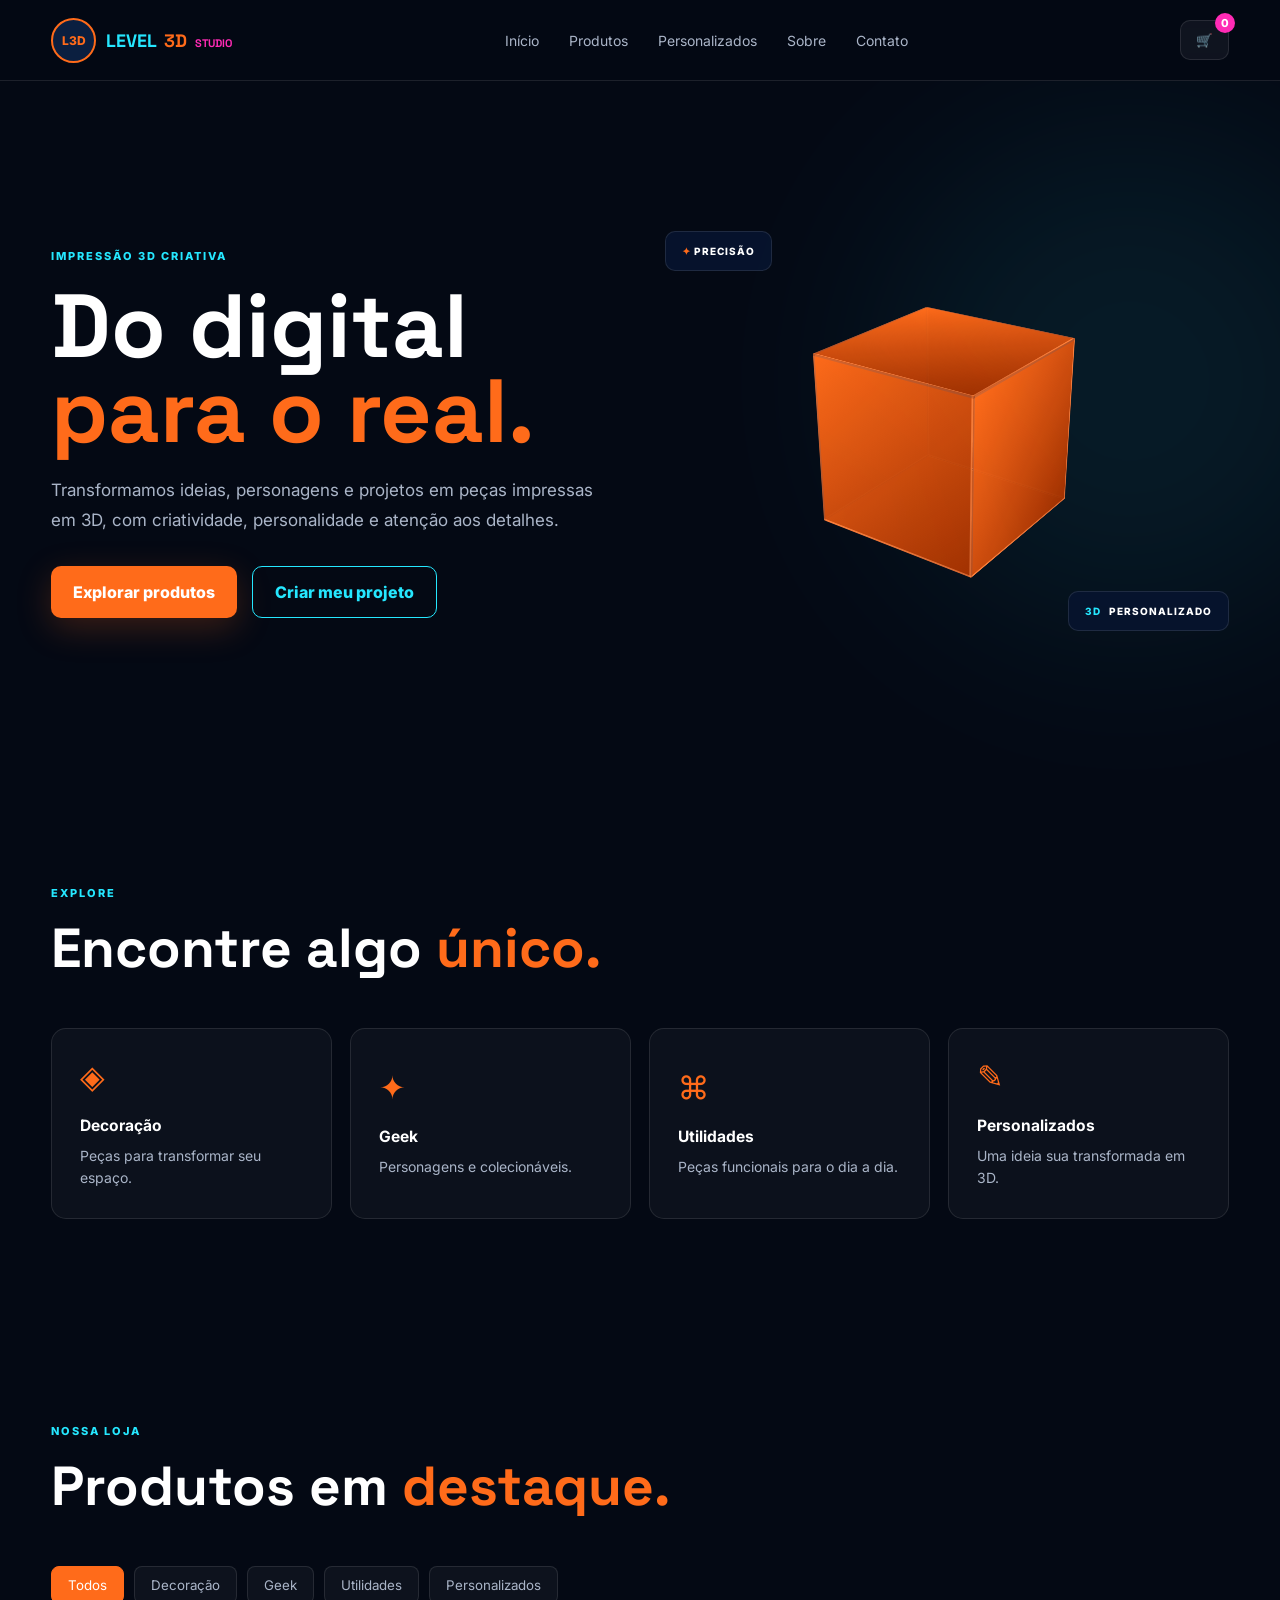
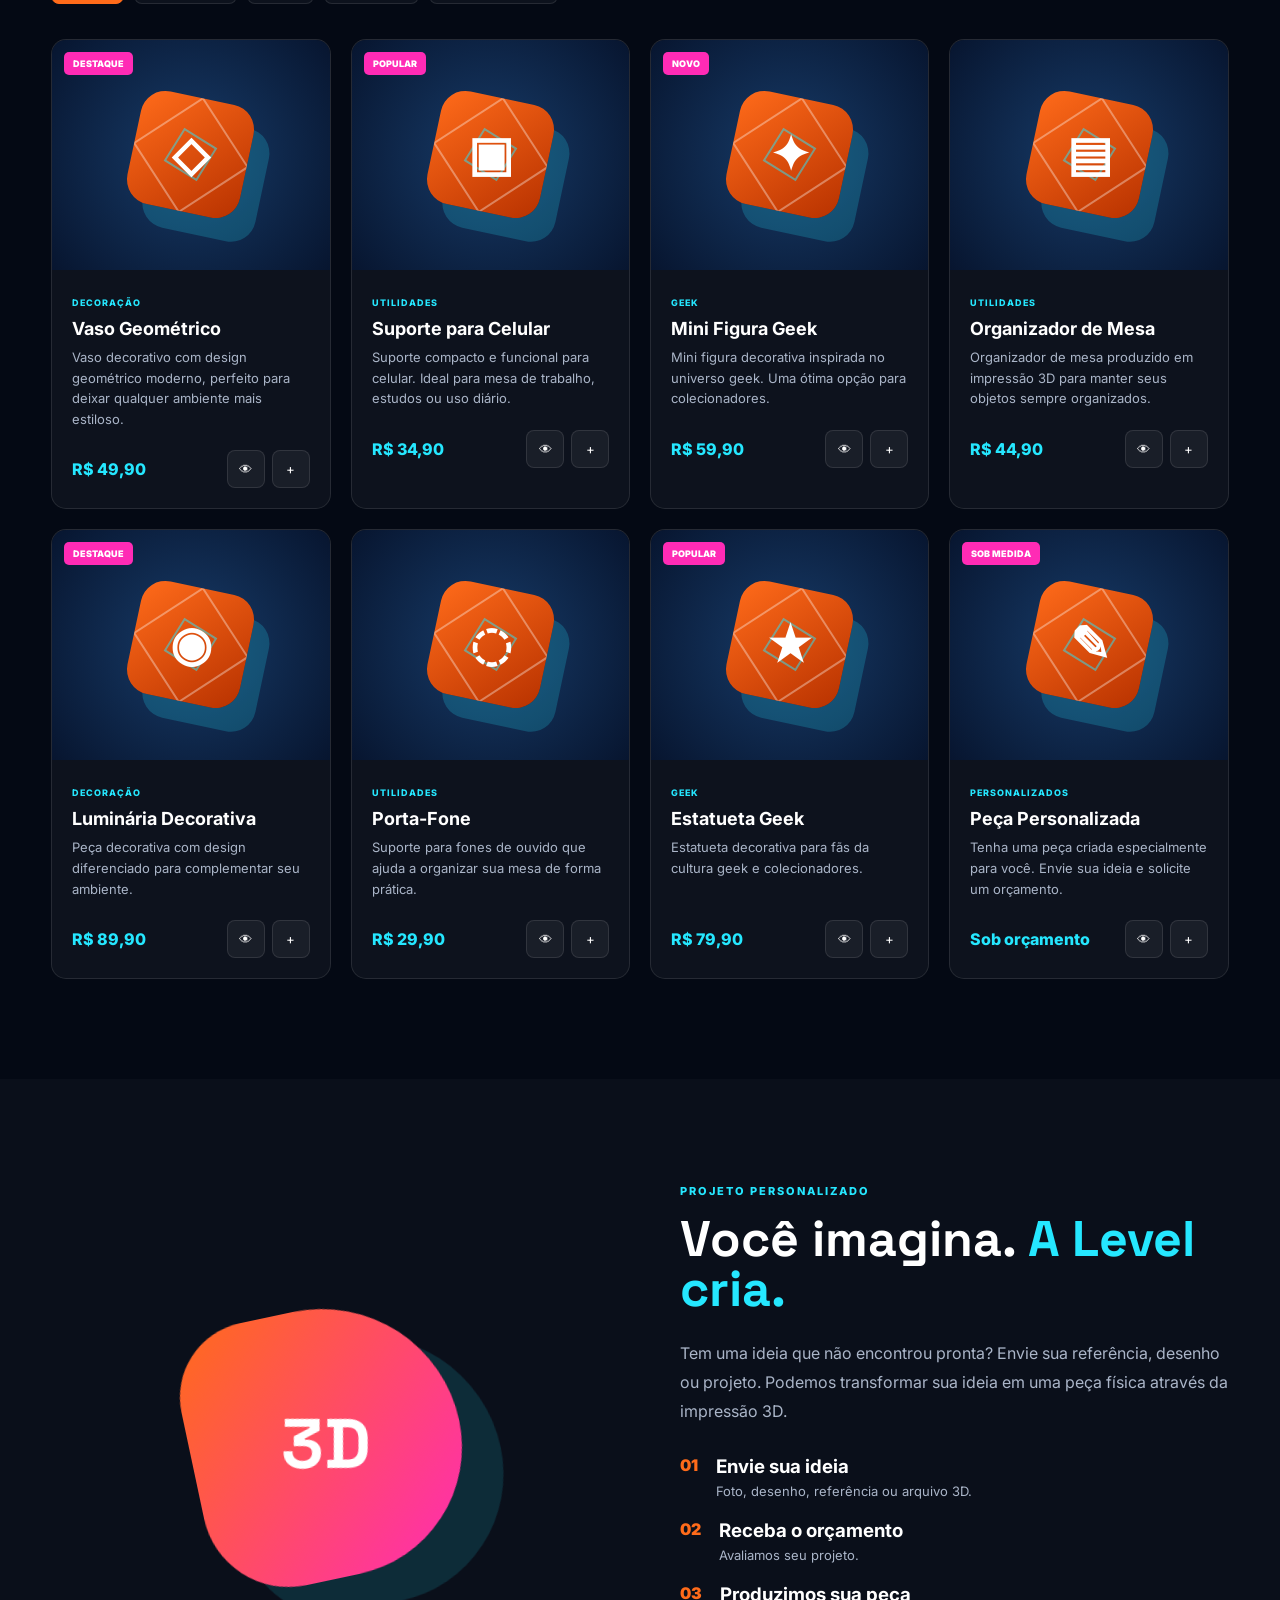
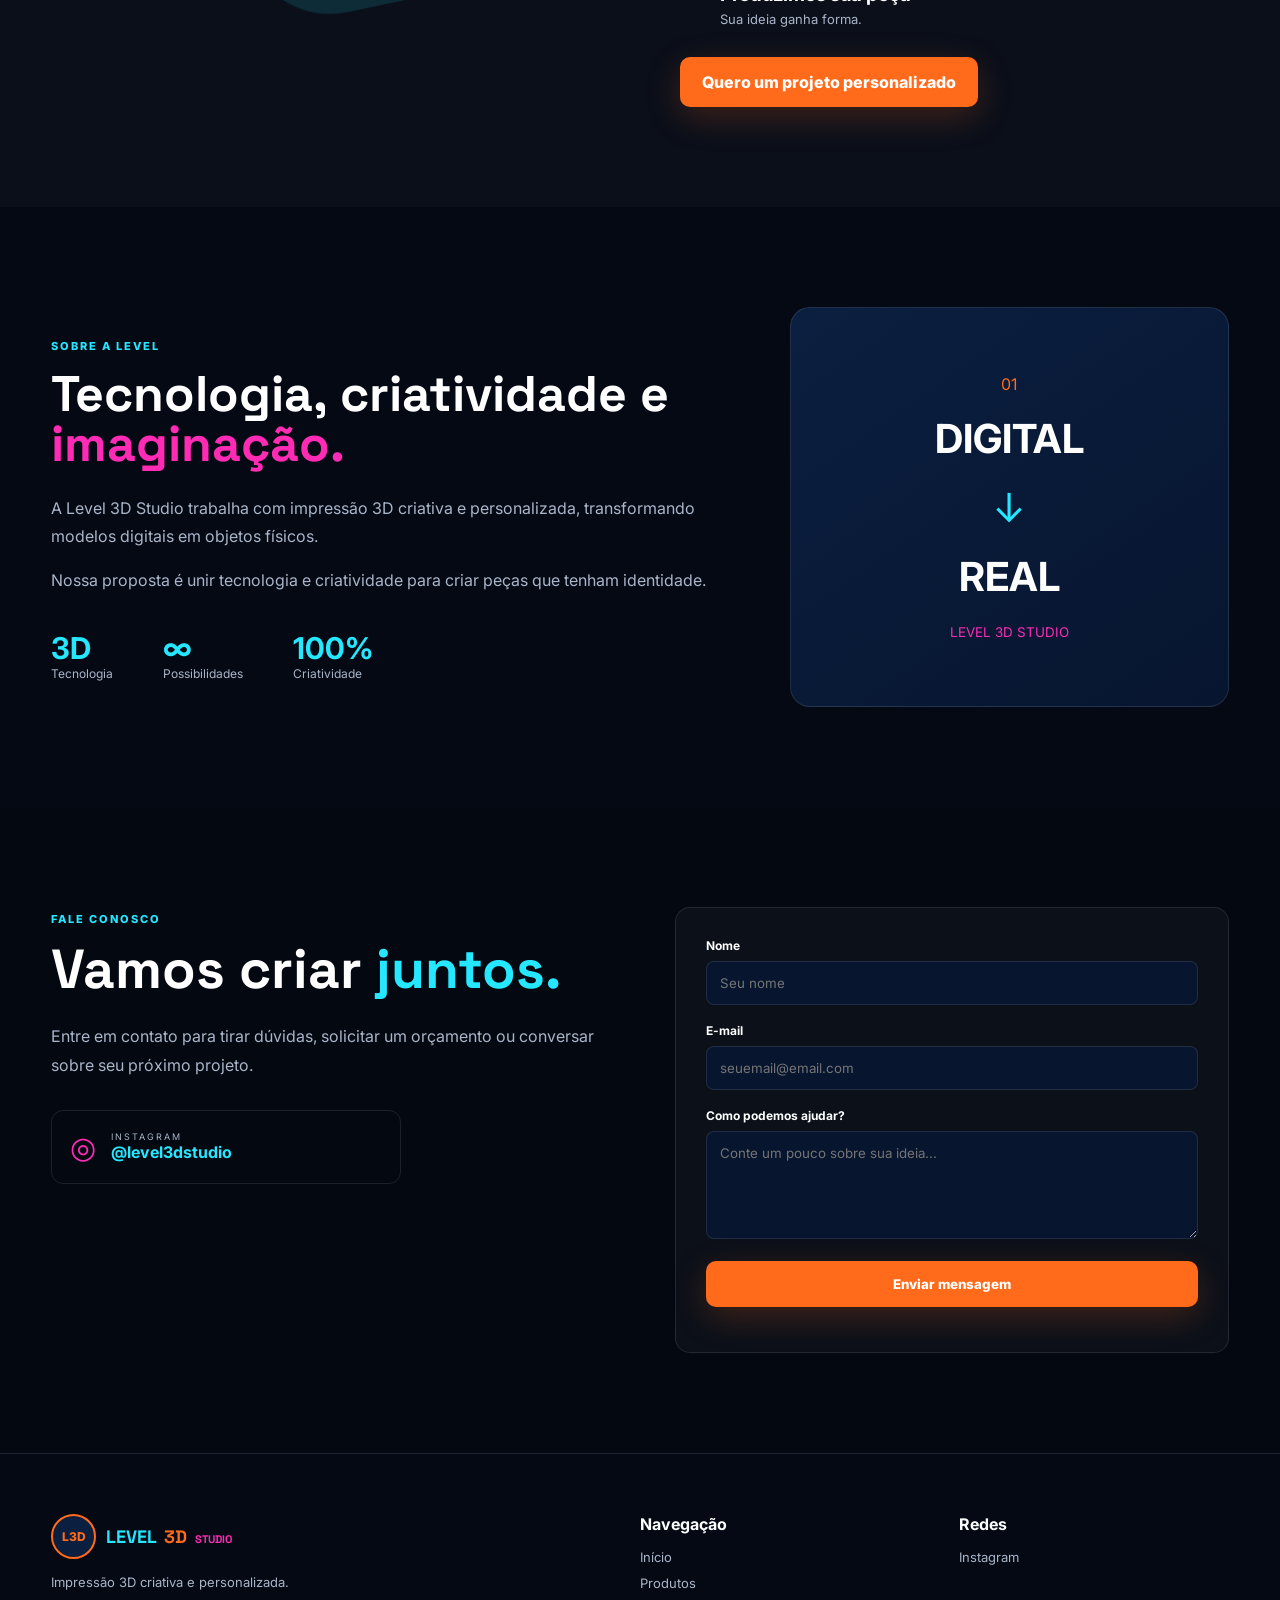
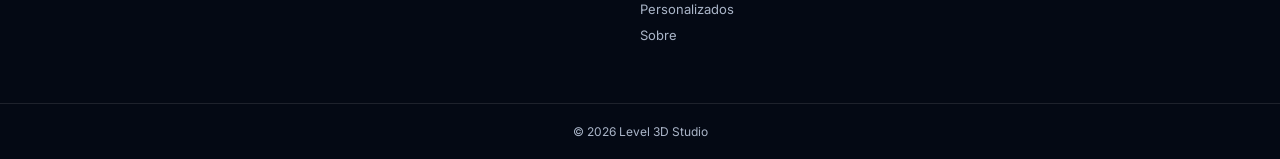
<file: index.html>
<!DOCTYPE html>
<html lang="pt-BR">

<head>

    <meta charset="UTF-8">

    <meta
        name="viewport"
        content="width=device-width, initial-scale=1.0"
    >

    <meta
        name="description"
        content="Level 3D Studio - Impressão 3D criativa e personalizada."
    >

    <title>Level 3D Studio | Impressão 3D</title>

    <link rel="preconnect" href="https://fonts.googleapis.com">

    <link
        href="https://fonts.googleapis.com/css2?family=Inter:wght@400;500;600;700;800&family=Space+Grotesk:wght@500;600;700&display=swap"
        rel="stylesheet"
    >

    <link rel="stylesheet" href="style.css">

</head>


<body>


<header class="header">

    <div class="container nav">

        <a href="#inicio" class="logo">

            <div class="logo-symbol">
                L3D
            </div>

            <div class="logo-name">

                <span class="level">
                    LEVEL
                </span>

                <span class="three-d">
                    3D
                </span>

                <span class="studio">
                    STUDIO
                </span>

            </div>

        </a>


        <nav class="menu" id="menu">

            <a href="#inicio">
                Início
            </a>

            <a href="#produtos">
                Produtos
            </a>

            <a href="#personalizados">
                Personalizados
            </a>

            <a href="#sobre">
                Sobre
            </a>

            <a href="#contato">
                Contato
            </a>

        </nav>


        <div class="nav-actions">

            <button
                class="cart-button"
                id="openCart"
                type="button"
            >

                🛒

                <span id="cartCount">
                    0
                </span>

            </button>


            <button
                class="menu-button"
                id="menuButton"
                type="button"
            >
                ☰
            </button>

        </div>

    </div>

</header>


<main>

<section
    class="hero"
    id="inicio"
>

    <div class="container hero-content">


        <div class="hero-text">

            <span class="tag">
                IMPRESSÃO 3D CRIATIVA
            </span>


            <h1>

                Do digital

                <span>
                    para o real.
                </span>

            </h1>


            <p>

                Transformamos ideias, personagens e projetos
                em peças impressas em 3D, com criatividade,
                personalidade e atenção aos detalhes.

            </p>


            <div class="hero-buttons">

                <a
                    href="#produtos"
                    class="btn btn-primary"
                >
                    Explorar produtos
                </a>


                <a
                    href="#personalizados"
                    class="btn btn-outline"
                >
                    Criar meu projeto
                </a>

            </div>

        </div>



        <div class="hero-visual">

            <div class="floating-card card-one">

                <span>
                    ✦
                </span>

                PRECISÃO

            </div>


            <div class="model-3d">

                <div class="cube">

                    <div class="face front"></div>
                    <div class="face back"></div>
                    <div class="face right"></div>
                    <div class="face left"></div>
                    <div class="face top"></div>
                    <div class="face bottom"></div>

                </div>

            </div>


            <div class="floating-card card-two">

                <span>
                    3D
                </span>

                PERSONALIZADO

            </div>

        </div>

    </div>

</section>


<section class="categories section">

    <div class="container">

        <div class="section-heading">

            <span class="tag">
                EXPLORE
            </span>

            <h2>

                Encontre algo

                <span>
                    único.
                </span>

            </h2>

        </div>


        <div class="category-grid">


            <button
                class="category-card"
                data-category="Decoracao"
                type="button"
            >

                <div class="category-icon">
                    ◈
                </div>

                <h3>
                    Decoração
                </h3>

                <p>
                    Peças para transformar seu espaço.
                </p>

            </button>



            <button
                class="category-card"
                data-category="Geek"
                type="button"
            >

                <div class="category-icon">
                    ✦
                </div>

                <h3>
                    Geek
                </h3>

                <p>
                    Personagens e colecionáveis.
                </p>

            </button>



            <button
                class="category-card"
                data-category="Utilidades"
                type="button"
            >

                <div class="category-icon">
                    ⌘
                </div>

                <h3>
                    Utilidades
                </h3>

                <p>
                    Peças funcionais para o dia a dia.
                </p>

            </button>



            <button
                class="category-card"
                data-category="Personalizados"
                type="button"
            >

                <div class="category-icon">
                    ✎
                </div>

                <h3>
                    Personalizados
                </h3>

                <p>
                    Uma ideia sua transformada em 3D.
                </p>

            </button>

        </div>

    </div>

</section>

<section
    class="products section"
    id="produtos"
>

    <div class="container">

        <div class="section-heading">

            <span class="tag">
                NOSSA LOJA
            </span>

            <h2>

                Produtos em

                <span>
                    destaque.
                </span>

            </h2>

        </div>


        <div class="filter-buttons">

            <button
                class="filter active"
                data-filter="Todos"
                type="button"
            >
                Todos
            </button>

            <button
                class="filter"
                data-filter="Decoracao"
                type="button"
            >
                Decoração
            </button>

            <button
                class="filter"
                data-filter="Geek"
                type="button"
            >
                Geek
            </button>

            <button
                class="filter"
                data-filter="Utilidades"
                type="button"
            >
                Utilidades
            </button>

            <button
                class="filter"
                data-filter="Personalizados"
                type="button"
            >
                Personalizados
            </button>

        </div>


        <div
            class="products-grid"
            id="productsGrid"
        ></div>

    </div>

</section>


<section
    class="custom-section section"
    id="personalizados"
>

    <div class="container custom-container">


        <div class="custom-visual">

            <div class="custom-shape">

                <span>
                    3D
                </span>

            </div>

        </div>


        <div class="custom-content">

            <span class="tag">
                PROJETO PERSONALIZADO
            </span>


            <h2>

                Você imagina.

                <span>
                    A Level cria.
                </span>

            </h2>


            <p>

                Tem uma ideia que não encontrou pronta?
                Envie sua referência, desenho ou projeto.
                Podemos transformar sua ideia em uma peça física
                através da impressão 3D.

            </p>


            <div class="steps">


                <div class="step">

                    <div class="step-number">
                        01
                    </div>

                    <div>

                        <h3>
                            Envie sua ideia
                        </h3>

                        <p>
                            Foto, desenho, referência ou arquivo 3D.
                        </p>

                    </div>

                </div>



                <div class="step">

                    <div class="step-number">
                        02
                    </div>

                    <div>

                        <h3>
                            Receba o orçamento
                        </h3>

                        <p>
                            Avaliamos seu projeto.
                        </p>

                    </div>

                </div>



                <div class="step">

                    <div class="step-number">
                        03
                    </div>

                    <div>

                        <h3>
                            Produzimos sua peça
                        </h3>

                        <p>
                            Sua ideia ganha forma.
                        </p>

                    </div>

                </div>

            </div>


            <a
                href="#contato"
                class="btn btn-primary"
            >
                Quero um projeto personalizado
            </a>

        </div>

    </div>

</section>


<section
    class="about section"
    id="sobre"
>

    <div class="container about-grid">


        <div class="about-text">

            <span class="tag">
                SOBRE A LEVEL
            </span>


            <h2>

                Tecnologia,
                criatividade e

                <span>
                    imaginação.
                </span>

            </h2>


            <p>

                A Level 3D Studio trabalha com impressão 3D
                criativa e personalizada, transformando modelos
                digitais em objetos físicos.

            </p>


            <p>

                Nossa proposta é unir tecnologia e criatividade
                para criar peças que tenham identidade.

            </p>


            <div class="stats">

                <div>

                    <strong>
                        3D
                    </strong>

                    <span>
                        Tecnologia
                    </span>

                </div>


                <div>

                    <strong>
                        ∞
                    </strong>

                    <span>
                        Possibilidades
                    </span>

                </div>


                <div>

                    <strong>
                        100%
                    </strong>

                    <span>
                        Criatividade
                    </span>

                </div>

            </div>

        </div>



        <div class="about-card">

            <div class="about-card-inner">

                <span>
                    01
                </span>

                <h3>
                    DIGITAL
                </h3>

                <div class="arrow">
                    ↓
                </div>

                <h3>
                    REAL
                </h3>

                <small>
                    LEVEL 3D STUDIO
                </small>

            </div>

        </div>

    </div>

</section>


<section
    class="contact section"
    id="contato"
>

    <div class="container contact-grid">


        <div class="contact-info">

            <span class="tag">
                FALE CONOSCO
            </span>


            <h2>

                Vamos criar

                <span>
                    juntos.
                </span>

            </h2>


            <p>

                Entre em contato para tirar dúvidas,
                solicitar um orçamento ou conversar sobre
                seu próximo projeto.

            </p>


            <a
                href="https://www.instagram.com/level3dstudio/"
                target="_blank"
                rel="noopener noreferrer"
                class="contact-link"
            >

                <span>
                    ◎
                </span>

                <div>

                    <small>
                        INSTAGRAM
                    </small>

                    <strong>
                        @level3dstudio
                    </strong>

                </div>

            </a>

        </div>



        <form
            class="contact-form"
            id="contactForm"
        >

            <div class="form-group">

                <label for="name">
                    Nome
                </label>

                <input
                    type="text"
                    id="name"
                    placeholder="Seu nome"
                    required
                >

            </div>


            <div class="form-group">

                <label for="email">
                    E-mail
                </label>

                <input
                    type="email"
                    id="email"
                    placeholder="seuemail@email.com"
                    required
                >

            </div>


            <div class="form-group">

                <label for="message">
                    Como podemos ajudar?
                </label>

                <textarea
                    id="message"
                    rows="5"
                    placeholder="Conte um pouco sobre sua ideia..."
                    required
                ></textarea>

            </div>


            <button
                type="submit"
                class="btn btn-primary btn-full"
            >
                Enviar mensagem
            </button>


            <p
                id="formMessage"
                class="form-message"
            ></p>

        </form>

    </div>

</section>

</main>



<!-- =========================================
     FOOTER
========================================= -->

<footer class="footer">

    <div class="container footer-grid">

        <div>

            <div class="logo">

                <div class="logo-symbol">
                    L3D
                </div>

                <div class="logo-name">

                    <span class="level">
                        LEVEL
                    </span>

                    <span class="three-d">
                        3D
                    </span>

                    <span class="studio">
                        STUDIO
                    </span>

                </div>

            </div>

            <p>
                Impressão 3D criativa e personalizada.
            </p>

        </div>


        <div>

            <h4>
                Navegação
            </h4>

            <a href="#inicio">
                Início
            </a>

            <a href="#produtos">
                Produtos
            </a>

            <a href="#personalizados">
                Personalizados
            </a>

            <a href="#sobre">
                Sobre
            </a>

        </div>


        <div>

            <h4>
                Redes
            </h4>

            <a
                href="https://www.instagram.com/level3dstudio/"
                target="_blank"
                rel="noopener noreferrer"
            >
                Instagram
            </a>

        </div>

    </div>


    <div class="footer-bottom">

        © 2026 Level 3D Studio

    </div>

</footer>



<!-- =========================================
     CARRINHO
========================================= -->

<div
    class="cart-overlay"
    id="cartOverlay"
></div>


<aside
    class="cart-sidebar"
    id="cartSidebar"
>

    <div class="cart-header">

        <div>

            <span class="tag">
                SEU PEDIDO
            </span>

            <h2>
                Carrinho
            </h2>

        </div>


        <button
            id="closeCart"
            class="close-cart"
            type="button"
        >
            ×
        </button>

    </div>


    <div
        class="cart-items"
        id="cartItems"
    ></div>


    <div class="cart-footer">

        <div class="cart-total">

            <span>
                Total
            </span>

            <strong id="cartTotal">
                R$ 0,00
            </strong>

        </div>


        <button
            class="btn btn-primary btn-full"
            id="checkoutButton"
            type="button"
        >
            Ir para pagamento
        </button>


        <small>
            Você será direcionado para a página de pagamento.
        </small>

    </div>

</aside>



<!-- =========================================
     MODAL DO PRODUTO
========================================= -->

<div
    class="product-modal"
    id="productModal"
>

    <div
        class="modal-background"
        id="modalBackground"
    ></div>


    <div class="modal-content">

        <button
            class="modal-close"
            id="modalClose"
            type="button"
        >
            ×
        </button>


        <div
            class="modal-image"
            id="modalImage"
        >
            3D
        </div>


        <div class="modal-info">

            <span
                class="tag"
                id="modalCategory"
            >
                PRODUTO
            </span>


            <h2 id="modalTitle">
                Produto
            </h2>


            <p id="modalDescription">
                Descrição
            </p>


            <div
                class="modal-price"
                id="modalPrice"
            >
                R$ 0,00
            </div>


            <button
                class="btn btn-primary btn-full"
                id="modalAdd"
                type="button"
            >
                Adicionar ao carrinho
            </button>

        </div>

    </div>

</div>



<script src="script.js"></script>

</body>

</html>
</file>
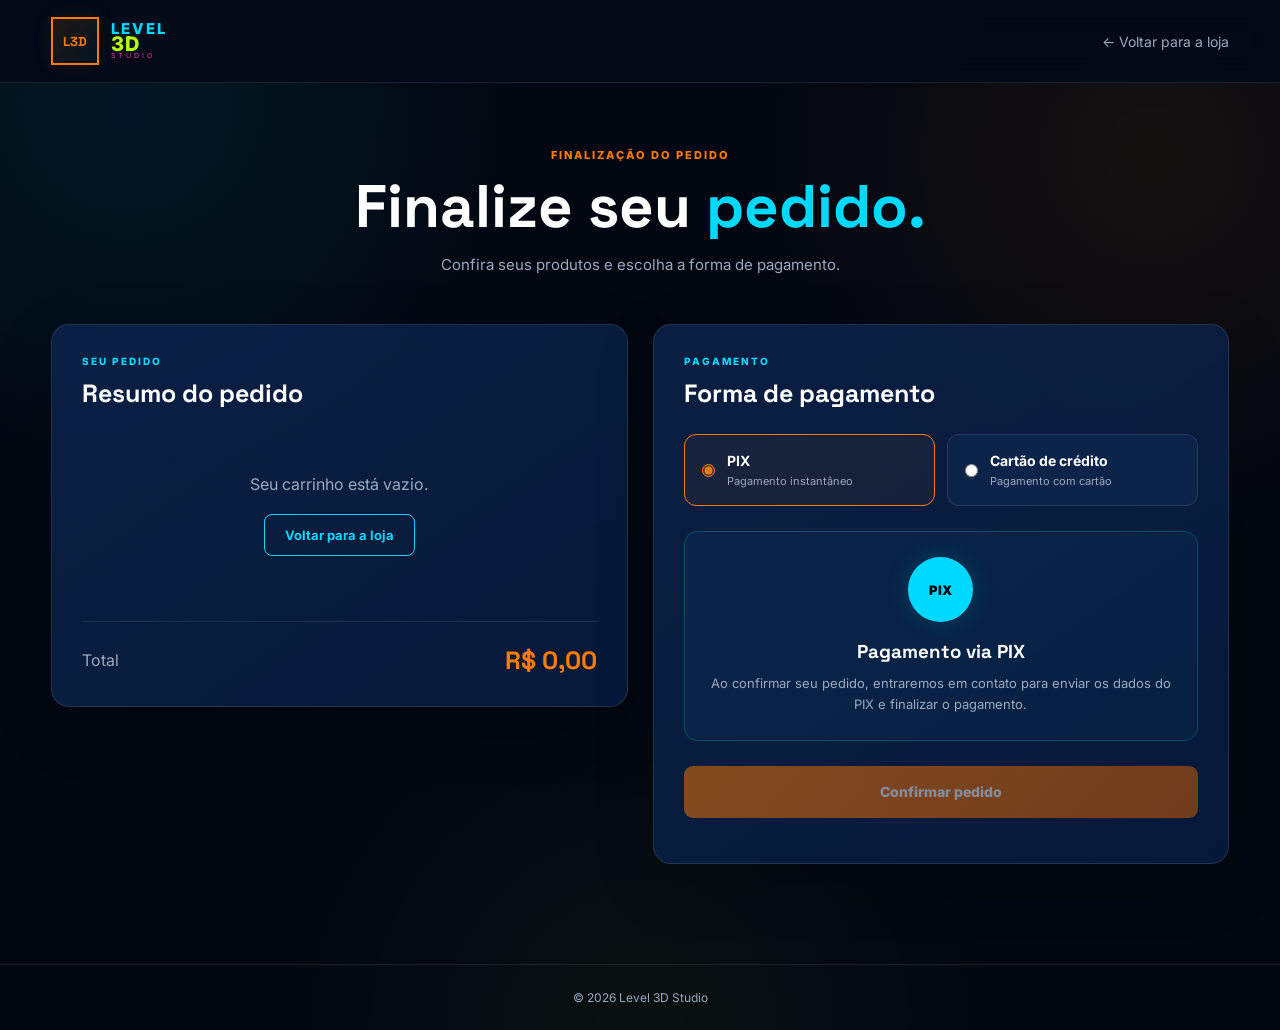
<file: pagamento.html>
<!DOCTYPE html>
<html lang="pt-BR">

<head>

    <meta charset="UTF-8">

    <meta name="viewport" content="width=device-width, initial-scale=1.0">

    <meta
        name="description"
        content="Finalização do pedido - Level 3D Studio"
    >

    <title>Pagamento | Level 3D Studio</title>


    <link rel="preconnect" href="https://fonts.googleapis.com">

    <link
        href="https://fonts.googleapis.com/css2?family=Inter:wght@400;500;600;700;800&family=Space+Grotesk:wght@500;600;700&display=swap"
        rel="stylesheet"
    >

    <style>

        * {
            margin: 0;
            padding: 0;
            box-sizing: border-box;
        }

        :root {

            --navy: #071A3D;
            --navy-dark: #030A18;
            --navy-deep: #020711;
            --navy-light: #0D2855;

            --orange: #FF7A00;
            --orange-light: #FF9A3D;
            --orange-dark: #D95F00;

            --cyan: #00D9FF;
            --cyan-dark: #00AFCF;

            --lime: #B7FF00;
            --lime-dark: #8FC900;

            --magenta: #FF2DA6;
            --magenta-dark: #D91B87;

            --white: #FFFFFF;
            --text: #EAF2FF;
            --text-secondary: #9BAAC0;
            --text-muted: #687991;

            --card: #091B3A;
            --card-light: #0D244A;

            --border: rgba(255,255,255,0.10);

        }

        body {

            font-family: "Inter", sans-serif;

            background:

                radial-gradient(
                    circle at 10% 10%,
                    rgba(0,217,255,0.08),
                    transparent 28%
                ),

                radial-gradient(
                    circle at 90% 15%,
                    rgba(255,122,0,0.08),
                    transparent 28%
                ),

                radial-gradient(
                    circle at 50% 100%,
                    rgba(183,255,0,0.04),
                    transparent 30%
                ),

                var(--navy-deep);

            color: var(--white);

            min-height: 100vh;

        }


        body.no-scroll {
            overflow: hidden;
        }


        a {
            color: inherit;
            text-decoration: none;
        }


        button,
        input,
        select {
            font-family: inherit;
        }

        .payment-header-bar {

            width: 100%;

            border-bottom: 1px solid var(--border);

            background: rgba(3,10,24,0.94);

            backdrop-filter: blur(15px);

            position: relative;

            z-index: 10;

        }


        .header-inner {

            width: min(1200px, 92%);

            margin: auto;

            height: 82px;

            display: flex;

            align-items: center;

            justify-content: space-between;

        }

        .logo {

            display: flex;

            align-items: center;

            gap: 12px;

        }


        .logo-symbol {

            width: 48px;
            height: 48px;

            border: 2px solid var(--orange);

            background:

                linear-gradient(
                    135deg,
                    rgba(255,122,0,0.12),
                    rgba(0,217,255,0.05)
                );

            display: flex;

            align-items: center;

            justify-content: center;

            font-family: "Space Grotesk", sans-serif;

            font-size: 13px;

            font-weight: 800;

            color: var(--orange);

            box-shadow:
                0 0 18px rgba(255,122,0,0.10);

        }


        .logo-name {

            display: flex;

            flex-direction: column;

            line-height: 0.85;

        }


        .logo-name .level {

            font-size: 15px;

            font-weight: 800;

            letter-spacing: 2px;

            color: var(--cyan);

            text-shadow:
                0 0 12px rgba(0,217,255,0.18);

        }


        .logo-name .three-d {

            font-size: 20px;

            font-weight: 800;

            color: var(--lime);

            letter-spacing: 1px;

            text-shadow:
                0 0 12px rgba(183,255,0,0.16);

        }


        .logo-name .studio {

            font-size: 7px;

            letter-spacing: 3px;

            color: var(--magenta);

        }

        .back-link {

            color: var(--text-secondary);

            font-size: 14px;

            transition: 0.2s;

        }


        .back-link:hover {

            color: var(--orange);

        }

        .checkout-wrapper {

            width: min(1200px, 92%);

            margin: 0 auto;

            padding: 60px 0 100px;

        }

        .checkout-heading {

            text-align: center;

            margin-bottom: 50px;

        }


        .checkout-tag {

            display: inline-block;

            color: var(--orange);

            font-size: 11px;

            font-weight: 800;

            letter-spacing: 2px;

            margin-bottom: 15px;

        }


        .checkout-heading h1 {

            font-family: "Space Grotesk", sans-serif;

            font-size: clamp(36px, 5vw, 60px);

            line-height: 1;

            margin-bottom: 18px;

        }


        .checkout-heading h1 span {

            color: var(--cyan);

        }


        .checkout-heading p {

            color: var(--text-secondary);

            font-size: 15px;

        }


        .checkout-grid {

            display: grid;

            grid-template-columns: 1fr 1fr;

            gap: 25px;

            align-items: start;

        }

        .checkout-card {

            background:

                linear-gradient(
                    145deg,
                    rgba(13,40,85,0.72),
                    rgba(7,26,61,0.94)
                );

            border: 1px solid var(--border);

            border-radius: 18px;

            padding: 30px;

            box-shadow:
                0 20px 60px rgba(0,0,0,0.20);

        }


        .checkout-card h2 {

            font-family: "Space Grotesk", sans-serif;

            font-size: 25px;

            margin-bottom: 25px;

        }


        .checkout-label {

            display: block;

            color: var(--cyan);

            font-size: 10px;

            font-weight: 800;

            letter-spacing: 2px;

            margin-bottom: 10px;

        }


        #paymentItems {

            display: flex;

            flex-direction: column;

            gap: 15px;

        }


        .payment-item {

            display: flex;

            align-items: center;

            gap: 15px;

            padding: 15px;

            background:

                linear-gradient(
                    135deg,
                    rgba(13,40,85,0.75),
                    rgba(7,26,61,0.85)
                );

            border: 1px solid var(--border);

            border-radius: 12px;

            transition: 0.2s;

        }


        .payment-item:hover {

            border-color:
                rgba(0,217,255,0.25);

        }


        .payment-item-image {

            width: 58px;

            height: 58px;

            flex-shrink: 0;

            background:

                linear-gradient(
                    135deg,
                    var(--orange),
                    var(--orange-dark)
                );

            border-radius: 10px;

            display: flex;

            align-items: center;

            justify-content: center;

            color: var(--white);

            font-family: "Space Grotesk", sans-serif;

            font-weight: 800;

            box-shadow:
                0 5px 20px rgba(255,122,0,0.16);

        }


        .payment-item-info {

            flex: 1;

            display: flex;

            flex-direction: column;

            gap: 6px;

        }


        .payment-item-info strong {

            font-size: 14px;

        }


        .payment-item-info span {

            color: var(--text-secondary);

            font-size: 12px;

        }


        .payment-item-price {

            font-size: 14px;

            white-space: nowrap;

            color: var(--lime);

        }

        .payment-total {

            display: flex;

            justify-content: space-between;

            align-items: center;

            border-top: 1px solid var(--border);

            margin-top: 25px;

            padding-top: 22px;

        }


        .payment-total span {

            color: var(--text-secondary);

        }


        .payment-total strong {

            font-family: "Space Grotesk", sans-serif;

            font-size: 25px;

            color: var(--orange);

        }


        .payment-methods {

            display: grid;

            grid-template-columns: 1fr 1fr;

            gap: 12px;

            margin-bottom: 25px;

        }


        .payment-option {

            display: flex;

            align-items: center;

            gap: 12px;

            padding: 17px;

            border: 1px solid var(--border);

            border-radius: 12px;

            background: var(--card-light);

            cursor: pointer;

            transition: 0.2s;

        }


        .payment-option:hover {

            border-color:
                rgba(255,122,0,0.45);

            transform: translateY(-1px);

        }


        .payment-option:has(input:checked) {

            border-color: var(--orange);

            background:
                rgba(255,122,0,0.06);

        }


        .payment-option input {

            accent-color: var(--orange);

        }


        .payment-option strong {

            display: block;

            font-size: 14px;

            margin-bottom: 5px;

        }


        .payment-option small {

            display: block;

            color: var(--text-secondary);

            font-size: 11px;

        }

        .pix-area {

            display: none;

            padding: 25px;

            background:
                rgba(0,217,255,0.04);

            border: 1px solid
                rgba(0,217,255,0.20);

            border-radius: 14px;

            margin-bottom: 25px;

            text-align: center;

        }


        .pix-area.active {

            display: block;

        }


        .pix-icon {

            width: 65px;

            height: 65px;

            margin: 0 auto 18px;

            border-radius: 50%;

            background: var(--cyan);

            color: var(--navy-deep);

            display: flex;

            align-items: center;

            justify-content: center;

            font-weight: 900;

            font-size: 13px;

            box-shadow:
                0 0 25px rgba(0,217,255,0.16);

        }


        .pix-area h3 {

            font-family: "Space Grotesk", sans-serif;

            margin-bottom: 10px;

        }


        .pix-area p {

            color: var(--text-secondary);

            font-size: 13px;

            line-height: 1.6;

        }


        .credit-area {

            display: none;

            margin-bottom: 25px;

        }


        .credit-area.active {

            display: block;

        }


        .form-group {

            margin-bottom: 17px;

        }


        .form-group label {

            display: block;

            font-size: 12px;

            font-weight: 600;

            margin-bottom: 8px;

            color: var(--text);

        }


        .form-group input,
        .form-group select {

            width: 100%;

            height: 48px;

            padding: 0 14px;

            background: var(--navy-deep);

            border: 1px solid var(--border);

            border-radius: 9px;

            color: var(--white);

            outline: none;

            transition: 0.2s;

        }


        .form-group input:focus,
        .form-group select:focus {

            border-color: var(--cyan);

            box-shadow:
                0 0 0 3px rgba(0,217,255,0.06);

        }


        .form-group input::placeholder {

            color: var(--text-muted);

        }


        .form-group select option {

            background: var(--navy);

            color: var(--white);

        }


        .card-row {

            display: grid;

            grid-template-columns: 1fr 1fr;

            gap: 15px;

        }


        .payment-button {

            width: 100%;

            min-height: 52px;

            border: none;

            border-radius: 9px;

            background:

                linear-gradient(
                    135deg,
                    var(--orange),
                    var(--orange-dark)
                );

            color: var(--white);

            font-weight: 800;

            font-size: 14px;

            cursor: pointer;

            transition: 0.2s;

            box-shadow:
                0 8px 25px rgba(255,122,0,0.15);

        }


        .payment-button:hover {

            background:
                linear-gradient(
                    135deg,
                    var(--orange-light),
                    var(--orange)
                );

            transform: translateY(-1px);

            box-shadow:
                0 10px 30px rgba(255,122,0,0.22);

        }


        .payment-button:disabled {

            opacity: 0.5;

            cursor: not-allowed;

            transform: none;

            box-shadow: none;

        }

        .payment-message {

            text-align: center;

            margin-top: 15px;

            color: var(--lime);

            font-size: 13px;

            line-height: 1.5;

        }



        .empty-payment {

            text-align: center;

            padding: 40px 20px;

            color: var(--text-secondary);

        }


        .empty-payment p {

            margin-bottom: 20px;

        }


        .store-button {

            display: inline-flex;

            align-items: center;

            justify-content: center;

            padding: 12px 20px;

            border: 1px solid var(--cyan);

            border-radius: 8px;

            color: var(--cyan);

            font-size: 13px;

            font-weight: 700;

            transition: 0.2s;

        }


        .store-button:hover {

            background: rgba(0,217,255,0.08);

        }



        .checkout-footer {

            border-top: 1px solid var(--border);

            text-align: center;

            padding: 25px;

            color: var(--text-secondary);

            font-size: 12px;

        }




        @media (max-width: 800px) {

            .checkout-grid {

                grid-template-columns: 1fr;

            }


            .payment-methods {

                grid-template-columns: 1fr;

            }


            .checkout-wrapper {

                padding-top: 35px;

            }

        }


        @media (max-width: 500px) {

            .header-inner {

                height: 70px;

            }


            .logo-symbol {

                width: 42px;
                height: 42px;

            }


            .logo-name .level {

                font-size: 13px;

            }


            .logo-name .three-d {

                font-size: 17px;

            }


            .back-link {

                font-size: 12px;

            }


            .checkout-card {

                padding: 20px;

            }


            .payment-item {

                flex-wrap: wrap;

            }


            .payment-item-price {

                margin-left: 73px;

            }


            .card-row {

                grid-template-columns: 1fr;

                gap: 0;

            }

        }

    </style>

</head>



<body>


<header class="payment-header-bar">

    <div class="header-inner">


        <a href="index.html" class="logo">

            <div class="logo-symbol">
                L3D
            </div>


            <div class="logo-name">

                <span class="level">
                    LEVEL
                </span>

                <span class="three-d">
                    3D
                </span>

                <span class="studio">
                    STUDIO
                </span>

            </div>

        </a>


        <a
            href="index.html#produtos"
            class="back-link"
        >
            ← Voltar para a loja
        </a>

    </div>

</header>



<main>

    <div class="checkout-wrapper">



        <header class="checkout-heading">

            <span class="checkout-tag">
                FINALIZAÇÃO DO PEDIDO
            </span>


            <h1>
                Finalize seu
                <span>pedido.</span>
            </h1>


            <p>
                Confira seus produtos e escolha a forma de pagamento.
            </p>

        </header>




        <div class="checkout-grid">



            <section class="checkout-card">

                <span class="checkout-label">
                    SEU PEDIDO
                </span>


                <h2>
                    Resumo do pedido
                </h2>


                <div id="paymentItems">

                    

                </div>


                <div class="payment-total">

                    <span>
                        Total
                    </span>


                    <strong id="paymentTotal">
                        R$ 0,00
                    </strong>

                </div>

            </section>




            <section class="checkout-card">

                <span class="checkout-label">
                    PAGAMENTO
                </span>


                <h2>
                    Forma de pagamento
                </h2>



                <!-- MÉTODOS -->

                <div class="payment-methods">


                    <label class="payment-option">

                        <input
                            type="radio"
                            name="payment"
                            value="pix"
                            checked
                        >


                        <div>

                            <strong>
                                PIX
                            </strong>


                            <small>
                                Pagamento instantâneo
                            </small>

                        </div>

                    </label>



                    <label class="payment-option">

                        <input
                            type="radio"
                            name="payment"
                            value="credit"
                        >


                        <div>

                            <strong>
                                Cartão de crédito
                            </strong>


                            <small>
                                Pagamento com cartão
                            </small>

                        </div>

                    </label>

                </div>




                <div
                    id="pixArea"
                    class="pix-area active"
                >

                    <div class="pix-icon">
                        PIX
                    </div>


                    <h3>
                        Pagamento via PIX
                    </h3>


                    <p>
                        Ao confirmar seu pedido, entraremos em contato
                        para enviar os dados do PIX e finalizar o pagamento.
                    </p>

                </div>



                <div
                    id="creditArea"
                    class="credit-area"
                >


                    <div class="form-group">

                        <label for="cardNumber">
                            Número do cartão
                        </label>


                        <input
                            type="text"
                            id="cardNumber"
                            placeholder="0000 0000 0000 0000"
                            maxlength="19"
                            autocomplete="cc-number"
                        >

                    </div>



                    <div class="form-group">

                        <label for="cardName">
                            Nome no cartão
                        </label>


                        <input
                            type="text"
                            id="cardName"
                            placeholder="Nome completo"
                            autocomplete="cc-name"
                        >

                    </div>



                    <div class="card-row">


                        <div class="form-group">

                            <label for="cardExpiry">
                                Validade
                            </label>


                            <input
                                type="text"
                                id="cardExpiry"
                                placeholder="MM/AA"
                                maxlength="5"
                                autocomplete="cc-exp"
                            >

                        </div>



                        <div class="form-group">

                            <label for="cardCVV">
                                CVV
                            </label>


                            <input
                                type="password"
                                id="cardCVV"
                                placeholder="000"
                                maxlength="4"
                                autocomplete="cc-csc"
                            >

                        </div>

                    </div>



                    <div class="form-group">

                        <label for="installments">
                            Parcelamento
                        </label>


                        <select id="installments">

                            <option value="1">
                                1x sem juros
                            </option>

                            <option value="2">
                                2x sem juros
                            </option>

                            <option value="3">
                                3x sem juros
                            </option>

                            <option value="4">
                                4x sem juros
                            </option>

                            <option value="5">
                                5x sem juros
                            </option>

                            <option value="6">
                                6x sem juros
                            </option>

                        </select>

                    </div>

                </div>


                <button
                    id="finishPayment"
                    class="payment-button"
                    type="button"
                >
                    Confirmar pedido
                </button>


                <p
                    id="paymentMessage"
                    class="payment-message"
                ></p>

            </section>

        </div>

    </div>

</main>


<footer class="checkout-footer">

    © 2026 Level 3D Studio

</footer>


<script>

document.addEventListener("DOMContentLoaded", function () {


    console.log("Página de pagamento carregada.");


    const paymentItems =
        document.getElementById("paymentItems");


    const paymentTotal =
        document.getElementById("paymentTotal");


    const pixArea =
        document.getElementById("pixArea");


    const creditArea =
        document.getElementById("creditArea");


    const finishPayment =
        document.getElementById("finishPayment");


    const paymentMessage =
        document.getElementById("paymentMessage");



    const products = [

        {
            id: 1,
            name: "Vaso Geométrico",
            price: 49.90
        },

        {
            id: 2,
            name: "Suporte para Celular",
            price: 34.90
        },

        {
            id: 3,
            name: "Mini Figura Geek",
            price: 59.90
        },

        {
            id: 4,
            name: "Organizador de Mesa",
            price: 44.90
        },

        {
            id: 5,
            name: "Luminária Decorativa",
            price: 89.90
        },

        {
            id: 6,
            name: "Porta-Fone",
            price: 29.90
        },

        {
            id: 7,
            name: "Estatueta Geek",
            price: 79.90
        }

    ];

    let cart = [];


    try {

        cart =
            JSON.parse(
                localStorage.getItem("level3d_cart")
            ) || [];

    } catch (error) {

        console.error(
            "Erro ao ler o carrinho:",
            error
        );

        cart = [];

    }


    console.log(
        "Carrinho encontrado:",
        cart
    );

    function money(value) {

        return Number(value).toLocaleString(
            "pt-BR",
            {
                style: "currency",
                currency: "BRL"
            }
        );

    }


    if (
        !Array.isArray(cart) ||
        cart.length === 0
    ) {

        paymentItems.innerHTML = `

            <div class="empty-payment">

                <p>
                    Seu carrinho está vazio.
                </p>


                <a
                    href="index.html#produtos"
                    class="store-button"
                >
                    Voltar para a loja
                </a>

            </div>

        `;


        paymentTotal.textContent =
            money(0);


        finishPayment.disabled = true;


        return;

    }



    let total = 0;

    let itemsHTML = "";


    cart.forEach(function (item) {


        const product =
            products.find(function (product) {

                return (
                    Number(product.id) ===
                    Number(item.id)
                );

            });


        if (!product) {

            console.warn(
                "Produto não encontrado:",
                item
            );

            return;

        }


        const quantity =
            Number(item.quantity) || 1;


        const subtotal =
            product.price * quantity;


        total += subtotal;


        itemsHTML += `

            <div class="payment-item">


                <div class="payment-item-image">
                    3D
                </div>


                <div class="payment-item-info">

                    <strong>
                        ${product.name}
                    </strong>


                    <span>
                        Quantidade: ${quantity}
                    </span>

                </div>


                <strong class="payment-item-price">
                    ${money(subtotal)}
                </strong>


            </div>

        `;

    });


    paymentItems.innerHTML =
        itemsHTML;


    paymentTotal.textContent =
        money(total);


    document
        .querySelectorAll(
            'input[name="payment"]'
        )
        .forEach(function (input) {


            input.addEventListener(
                "change",
                function () {


                    if (
                        this.value === "pix"
                    ) {

                        pixArea.classList.add(
                            "active"
                        );

                        creditArea.classList.remove(
                            "active"
                        );

                    }


                    if (
                        this.value === "credit"
                    ) {

                        creditArea.classList.add(
                            "active"
                        );

                        pixArea.classList.remove(
                            "active"
                        );

                    }

                }
            );

        });

    const cardNumber =
        document.getElementById(
            "cardNumber"
        );


    if (cardNumber) {

        cardNumber.addEventListener(
            "input",
            function () {


                let value =
                    this.value.replace(
                        /\D/g,
                        ""
                    );


                value =
                    value.substring(
                        0,
                        16
                    );


                value =
                    value.replace(
                        /(\d{4})(?=\d)/g,
                        "$1 "
                    );


                this.value =
                    value;

            }
        );

    }

    const cardExpiry =
        document.getElementById(
            "cardExpiry"
        );


    if (cardExpiry) {

        cardExpiry.addEventListener(
            "input",
            function () {


                let value =
                    this.value.replace(
                        /\D/g,
                        ""
                    );


                value =
                    value.substring(
                        0,
                        4
                    );


                if (
                    value.length > 2
                ) {

                    value =
                        value.substring(
                            0,
                            2
                        )
                        +
                        "/"
                        +
                        value.substring(
                            2
                        );

                }


                this.value =
                    value;

            }
        );

    }

    const cardCVV =
        document.getElementById(
            "cardCVV"
        );


    if (cardCVV) {

        cardCVV.addEventListener(
            "input",
            function () {


                this.value =
                    this.value
                    .replace(
                        /\D/g,
                        ""
                    )
                    .substring(
                        0,
                        4
                    );

            }
        );

    }

    finishPayment.addEventListener(
        "click",
        function () {


            const selected =
                document.querySelector(
                    'input[name="payment"]:checked'
                );


            if (!selected) {

                paymentMessage.textContent =
                    "Selecione uma forma de pagamento.";

                return;

            }


            if (
                selected.value === "credit"
            ) {


                const number =
                    cardNumber.value.replace(
                        /\D/g,
                        ""
                    );


                const name =
                    document
                    .getElementById("cardName")
                    .value
                    .trim();


                const expiry =
                    cardExpiry.value.trim();


                const cvv =
                    cardCVV.value.trim();


                if (
                    number.length !== 16 ||
                    name.length < 3 ||
                    expiry.length !== 5 ||
                    cvv.length < 3
                ) {

                    paymentMessage.textContent =
                        "Preencha corretamente os dados do cartão.";

                    return;

                }

            }


            paymentMessage.textContent =
                "✓ Pedido recebido com sucesso! Em breve entraremos em contato para finalizar o pagamento.";


            finishPayment.disabled =
                true;

        }
    );

});

</script>


</body>

</html>
</file>
<file: style.css>
:root {
    --navy: #07152f;
    --navy-2: #0b1f40;

    --orange: #ff6b1a;
    --orange-light: #ff8a3d;

    --cyan: #25e7ff;

    --magenta: #ff2bb5;

    --white: #ffffff;
    --gray: #aab5c8;
    --dark: #040914;

    --border: rgba(255,255,255,.10);
}


* {
    margin: 0;
    padding: 0;
    box-sizing: border-box;
}

html {
    scroll-behavior: smooth;
}

body {
    font-family: "Inter", sans-serif;

    background:
        radial-gradient(
            circle at top right,
            #102f5b 0,
            var(--navy) 45%,
            #030817 100%
        );

    color: var(--white);

    min-height: 100vh;
}

body.no-scroll {
    overflow: hidden;
}

.container {
    width: min(1180px, 92%);
    margin: auto;
}

a {
    color: inherit;
    text-decoration: none;
}

button,
input,
textarea,
select {
    font-family: inherit;
}

button {
    cursor: pointer;
}


.header {
    position: sticky;
    top: 0;
    z-index: 100;

    background: rgba(4,9,20,.88);

    backdrop-filter: blur(18px);

    border-bottom: 1px solid var(--border);
}

.nav {
    min-height: 80px;

    display: flex;
    align-items: center;
    justify-content: space-between;

    gap: 30px;
}

.logo {
    display: flex;
    align-items: center;
    gap: 10px;
}

.logo-symbol {
    width: 45px;
    height: 45px;

    border-radius: 50%;

    display: grid;
    place-items: center;

    background: var(--navy-2);

    border: 2px solid var(--orange);

    color: var(--orange);

    font-weight: 800;
    font-size: 12px;
}

.logo-name {
    font-family: "Space Grotesk", sans-serif;

    font-weight: 800;
    font-size: 18px;
}

.level {
    color: var(--cyan);
}

.three-d {
    color: var(--orange);

    margin-left: 3px;
}

.studio {
    color: var(--magenta);

    font-size: 11px;

    margin-left: 3px;
}

.menu {
    display: flex;
    align-items: center;

    gap: 30px;
}

.menu a {
    color: var(--gray);

    font-size: 14px;

    transition: .25s;
}

.menu a:hover {
    color: var(--cyan);
}

.nav-actions {
    display: flex;
    gap: 10px;
}

.cart-button,
.menu-button {
    border: 1px solid var(--border);

    background: rgba(255,255,255,.05);

    color: white;

    border-radius: 10px;
}

.cart-button {
    padding: 11px 15px;

    position: relative;
}

#cartCount {
    position: absolute;

    top: -8px;
    right: -7px;

    min-width: 20px;
    height: 20px;

    display: grid;
    place-items: center;

    border-radius: 50%;

    background: var(--magenta);

    color: white;

    font-size: 11px;
    font-weight: 800;
}

.menu-button {
    display: none;

    padding: 10px 13px;
}

.hero {
    min-height: 700px;

    display: flex;
    align-items: center;

    position: relative;

    overflow: hidden;
}

.hero::before {
    content: "";

    position: absolute;

    width: 500px;
    height: 500px;

    background: var(--cyan);

    opacity: .08;

    filter: blur(100px);

    border-radius: 50%;

    right: -100px;
    top: 50px;
}

.hero-content {
    display: grid;

    grid-template-columns: 1fr 1fr;

    gap: 50px;

    align-items: center;
}

.tag {
    color: var(--cyan);

    font-size: 11px;

    font-weight: 800;

    letter-spacing: 2px;
}

.hero h1 {
    font-family: "Space Grotesk", sans-serif;

    font-size: clamp(50px, 7vw, 90px);

    line-height: .95;

    margin: 20px 0;
}

.hero h1 span {
    display: block;

    color: var(--orange);
}

.hero p {
    max-width: 580px;

    color: var(--gray);

    font-size: 17px;

    line-height: 1.8;
}

.hero-buttons {
    display: flex;

    gap: 15px;

    margin-top: 30px;

    flex-wrap: wrap;
}


.btn {
    border: none;

    border-radius: 10px;

    padding: 15px 22px;

    font-weight: 800;

    transition: .25s;

    display: inline-flex;

    align-items: center;
    justify-content: center;
}

.btn-primary {
    background: var(--orange);

    color: white;

    box-shadow:
        0 10px 35px rgba(255,107,26,.22);
}

.btn-primary:hover {
    background: var(--orange-light);

    transform: translateY(-2px);
}

.btn-outline {
    border: 1px solid var(--cyan);

    color: var(--cyan);

    background: transparent;
}

.btn-outline:hover {
    background: var(--cyan);

    color: var(--navy);
}

.btn-full {
    width: 100%;
}

button:disabled {
    opacity: .5;

    cursor: not-allowed;
}

.hero-visual {
    min-height: 500px;

    position: relative;

    display: grid;

    place-items: center;
}

.model-3d {
    width: 250px;
    height: 250px;

    perspective: 900px;
}

.cube {
    width: 180px;
    height: 180px;

    position: relative;

    transform-style: preserve-3d;

    transform:
        rotateX(-25deg)
        rotateY(-35deg);

    animation:
        rotateCube 10s infinite linear;

    margin: 35px auto;
}

.face {
    position: absolute;

    width: 180px;
    height: 180px;

    border: 2px solid rgba(255,255,255,.15);

    background:
        linear-gradient(
            135deg,
            var(--orange),
            #9e2f00
        );

    opacity: .95;
}

.front {
    transform: translateZ(90px);
}

.back {
    transform:
        rotateY(180deg)
        translateZ(90px);
}

.right {
    transform:
        rotateY(90deg)
        translateZ(90px);
}

.left {
    transform:
        rotateY(-90deg)
        translateZ(90px);
}

.top {
    transform:
        rotateX(90deg)
        translateZ(90px);
}

.bottom {
    transform:
        rotateX(-90deg)
        translateZ(90px);
}

@keyframes rotateCube {

    from {
        transform:
            rotateX(-25deg)
            rotateY(-35deg);
    }

    to {
        transform:
            rotateX(-25deg)
            rotateY(325deg);
    }
}

.floating-card {
    position: absolute;

    padding: 13px 16px;

    background: rgba(7,21,47,.9);

    border: 1px solid var(--border);

    border-radius: 10px;

    font-size: 10px;

    font-weight: 800;

    letter-spacing: 1px;
}

.floating-card span {
    color: var(--orange);
}

.card-one {
    top: 50px;
    left: 0;
}

.card-two {
    right: 0;
    bottom: 50px;
}

.card-two span {
    color: var(--cyan);

    margin-right: 5px;
}

.section {
    padding: 100px 0;
}

.section-heading {
    margin-bottom: 45px;
}

.section-heading h2 {
    font-family: "Space Grotesk", sans-serif;

    font-size: clamp(35px, 5vw, 55px);

    margin-top: 12px;
}

.section-heading h2 span {
    color: var(--orange);
}

.category-grid {
    display: grid;

    grid-template-columns:
        repeat(4,1fr);

    gap: 18px;
}

.category-card {
    text-align: left;

    background: rgba(255,255,255,.035);

    border: 1px solid var(--border);

    color: white;

    border-radius: 15px;

    padding: 28px;

    min-height: 190px;

    transition: .3s;
}

.category-card:hover {
    transform: translateY(-7px);

    border-color: var(--cyan);
}

.category-icon {
    font-size: 32px;

    color: var(--orange);

    margin-bottom: 20px;
}

.category-card h3 {
    margin-bottom: 10px;
}

.category-card p {
    color: var(--gray);

    line-height: 1.6;

    font-size: 14px;
}

.filter-buttons {
    display: flex;

    gap: 10px;

    flex-wrap: wrap;

    margin-bottom: 35px;
}

.filter {
    border: 1px solid var(--border);

    background: rgba(255,255,255,.04);

    color: var(--gray);

    padding: 10px 16px;

    border-radius: 8px;
}

.filter.active {
    background: var(--orange);

    color: white;

    border-color: var(--orange);
}

.products-grid {
    display: grid;

    grid-template-columns:
        repeat(4,1fr);

    gap: 20px;
}

.product-card {
    background: rgba(255,255,255,.04);

    border: 1px solid var(--border);

    border-radius: 15px;

    overflow: hidden;

    transition: .3s;

    animation:
        productAppear .45s ease both;
}

.product-card:hover {
    transform: translateY(-6px);

    border-color: var(--orange);
}

.product-image {
    height: 230px;

    background:
        radial-gradient(
            circle,
            #173b68,
            #07152f
        );

    display: grid;

    place-items: center;

    position: relative;
}

.product-placeholder {
    width: 115px;
    height: 115px;

    border-radius: 25px;

    background:
        linear-gradient(
            135deg,
            var(--orange),
            #b83200
        );

    transform: rotate(12deg);

    box-shadow:
        20px 20px 0 rgba(37,231,255,.2);

    display: grid;

    place-items: center;

    position: relative;

    overflow: hidden;
}

.product-placeholder span {
    position: relative;

    z-index: 2;

    color: white;

    font-family:
        "Space Grotesk",
        sans-serif;

    font-size: 48px;

    font-weight: 900;

    transform: rotate(-12deg);
}

.product-placeholder::before {
    content: "";

    position: absolute;

    width: 80px;
    height: 80px;

    border:
        2px solid
        rgba(255,255,255,.35);

    transform: rotate(45deg);
}

.product-placeholder::after {
    content: "";

    position: absolute;

    width: 35px;
    height: 35px;

    border:
        2px solid
        rgba(37,231,255,.5);

    transform: rotate(20deg);
}

.product-badge {
    position: absolute;

    top: 12px;
    left: 12px;

    background: var(--magenta);

    color: white;

    font-size: 9px;

    font-weight: 900;

    padding: 6px 9px;

    border-radius: 5px;

    z-index: 2;
}

.product-info {
    padding: 20px;
}

.product-category {
    color: var(--cyan);

    font-size: 9px;

    letter-spacing: 1px;

    font-weight: 800;
}

.product-info h3 {
    margin: 8px 0;

    font-size: 18px;
}

.product-info p {
    color: var(--gray);

    font-size: 13px;

    line-height: 1.6;

    min-height: 63px;
}

.product-bottom {
    display: flex;

    justify-content: space-between;

    align-items: center;

    gap: 10px;

    margin-top: 20px;
}

.product-price {
    color: var(--cyan);

    font-weight: 800;
}

.product-actions {
    display: flex;

    gap: 7px;
}

.product-action {
    width: 38px;
    height: 38px;

    border: 1px solid var(--border);

    background: rgba(255,255,255,.05);

    color: white;

    border-radius: 8px;
}

.product-action:hover {
    background: var(--orange);
}

.empty-products {
    grid-column: 1 / -1;

    text-align: center;

    padding: 70px 20px;

    border: 1px solid var(--border);

    border-radius: 15px;

    background: rgba(255,255,255,.03);
}

.empty-products-icon {
    font-size: 50px;

    color: var(--orange);

    margin-bottom: 20px;
}

.empty-products h3 {
    margin-bottom: 10px;
}

.empty-products p {
    color: var(--gray);
}

@keyframes productAppear {

    from {
        opacity: 0;

        transform:
            translateY(15px);
    }

    to {
        opacity: 1;

        transform:
            translateY(0);
    }
}

.custom-section {
    background:
        rgba(255,255,255,.025);
}

.custom-container {
    display: grid;

    grid-template-columns: 1fr 1fr;

    gap: 80px;

    align-items: center;
}

.custom-visual {
    min-height: 400px;

    display: grid;

    place-items: center;
}

.custom-shape {
    width: 270px;
    height: 270px;

    border-radius:
        35% 65% 60% 40%;

    background:
        linear-gradient(
            135deg,
            var(--orange),
            var(--magenta)
        );

    display: grid;

    place-items: center;

    transform: rotate(-12deg);

    box-shadow:
        35px 35px 0
        rgba(37,231,255,.13);
}

.custom-shape span {
    font-family: "Space Grotesk";

    font-size: 70px;

    font-weight: 900;

    color: white;

    transform: rotate(12deg);
}

.custom-content h2 {
    font-family: "Space Grotesk";

    font-size: 50px;

    line-height: 1;

    margin: 15px 0 25px;
}

.custom-content h2 span {
    color: var(--cyan);
}

.custom-content > p {
    color: var(--gray);

    line-height: 1.8;
}

.steps {
    margin: 30px 0;
}

.step {
    display: flex;

    gap: 18px;

    margin-bottom: 20px;
}

.step-number {
    color: var(--orange);

    font-weight: 900;
}

.step h3 {
    margin-bottom: 5px;
}

.step p {
    color: var(--gray);

    font-size: 13px;
}

.about-grid {
    display: grid;

    grid-template-columns:
        1.2fr .8fr;

    gap: 80px;

    align-items: center;
}

.about-text h2 {
    font-family: "Space Grotesk";

    font-size: 50px;

    line-height: 1;

    margin: 15px 0 25px;
}

.about-text h2 span {
    color: var(--magenta);
}

.about-text p {
    color: var(--gray);

    line-height: 1.8;

    margin-bottom: 15px;
}

.stats {
    display: flex;

    gap: 50px;

    margin-top: 35px;
}

.stats div {
    display: flex;

    flex-direction: column;
}

.stats strong {
    font-size: 30px;

    color: var(--cyan);
}

.stats span {
    color: var(--gray);

    font-size: 12px;
}

.about-card {
    min-height: 400px;

    border-radius: 20px;

    background:
        linear-gradient(
            145deg,
            var(--navy-2),
            #07152f
        );

    border: 1px solid var(--border);

    display: grid;

    place-items: center;
}

.about-card-inner {
    text-align: center;
}

.about-card-inner > span {
    color: var(--orange);
}

.about-card h3 {
    font-size: 40px;

    margin: 20px 0;
}

.arrow {
    font-size: 40px;

    color: var(--cyan);
}

.about-card small {
    color: var(--magenta);
}

.contact {
    background:
        rgba(0,0,0,.15);
}

.contact-grid {
    display: grid;

    grid-template-columns: 1fr 1fr;

    gap: 70px;
}

.contact-info h2 {
    font-family: "Space Grotesk";

    font-size: 55px;

    line-height: 1;

    margin: 15px 0 25px;
}

.contact-info h2 span {
    color: var(--cyan);
}

.contact-info > p {
    color: var(--gray);

    line-height: 1.8;

    margin-bottom: 30px;
}

.contact-link {
    display: flex;

    align-items: center;

    gap: 15px;

    padding: 18px;

    border: 1px solid var(--border);

    border-radius: 12px;

    max-width: 350px;
}

.contact-link > span {
    color: var(--magenta);

    font-size: 30px;
}

.contact-link small {
    display: block;

    color: var(--gray);

    font-size: 9px;

    letter-spacing: 2px;
}

.contact-link strong {
    color: var(--cyan);
}

.contact-form {
    background: rgba(255,255,255,.035);

    border: 1px solid var(--border);

    padding: 30px;

    border-radius: 15px;
}

.form-group {
    margin-bottom: 18px;
}

.form-group label {
    display: block;

    font-size: 12px;

    font-weight: 700;

    margin-bottom: 8px;
}

.form-group input,
.form-group textarea,
.form-group select {
    width: 100%;

    border: 1px solid var(--border);

    background: #07152f;

    color: white;

    padding: 13px;

    border-radius: 8px;

    outline: none;
}

.form-group input:focus,
.form-group textarea:focus,
.form-group select:focus {
    border-color: var(--cyan);
}

.form-message {
    margin-top: 15px;

    color: var(--cyan);

    font-size: 13px;
}

.footer {
    border-top: 1px solid var(--border);

    padding-top: 60px;
}

.footer-grid {
    display: grid;

    grid-template-columns:
        2fr 1fr 1fr;

    gap: 50px;

    padding-bottom: 50px;
}

.footer p {
    color: var(--gray);

    margin-top: 15px;

    font-size: 13px;
}

.footer h4 {
    margin-bottom: 15px;
}

.footer a {
    display: block;

    color: var(--gray);

    font-size: 13px;

    margin-bottom: 10px;
}

.footer a:hover {
    color: var(--cyan);
}

.footer-bottom {
    border-top: 1px solid var(--border);

    padding: 20px;

    text-align: center;

    color: var(--gray);

    font-size: 12px;
}

.cart-overlay {
    position: fixed;

    inset: 0;

    background: rgba(0,0,0,.65);

    opacity: 0;

    pointer-events: none;

    transition: .3s;

    z-index: 200;
}

.cart-overlay.active {
    opacity: 1;

    pointer-events: auto;
}

.cart-sidebar {
    position: fixed;

    top: 0;

    right: -450px;

    width: min(430px, 95%);

    height: 100vh;

    background: #07152f;

    border-left: 1px solid var(--border);

    z-index: 201;

    transition: .35s;

    display: flex;

    flex-direction: column;
}

.cart-sidebar.active {
    right: 0;
}

.cart-header {
    padding: 25px;

    border-bottom: 1px solid var(--border);

    display: flex;

    justify-content: space-between;
}

.cart-header h2 {
    font-family: "Space Grotesk";

    margin-top: 7px;
}

.close-cart {
    border: none;

    background: none;

    color: white;

    font-size: 35px;
}

.cart-items {
    flex: 1;

    overflow-y: auto;

    padding: 20px;
}

.empty-cart {
    text-align: center;

    padding: 70px 20px;

    color: var(--gray);
}

.empty-cart span {
    font-size: 45px;

    display: block;

    margin-bottom: 20px;
}

.cart-item {
    display: grid;

    grid-template-columns:
        65px 1fr auto;

    gap: 12px;

    align-items: center;

    border-bottom:
        1px solid var(--border);

    padding: 15px 0;
}

.cart-item-image {
    width: 65px;
    height: 65px;

    border-radius: 10px;

    background: #0d2a4f;

    display: grid;

    place-items: center;
}

.cart-item-image div {
    width: 35px;
    height: 35px;

    background: var(--orange);

    transform: rotate(10deg);

    border-radius: 8px;
}

.cart-item-info h4 {
    font-size: 13px;
}

.cart-item-info p {
    color: var(--cyan);

    font-size: 12px;

    margin: 4px 0;
}

.quantity-controls {
    display: flex;

    align-items: center;

    gap: 8px;
}

.quantity-controls button {
    width: 24px;
    height: 24px;

    border: 1px solid var(--border);

    background:
        rgba(255,255,255,.05);

    color: white;

    border-radius: 5px;
}

.quantity-controls span {
    font-size: 12px;
}

.remove-item {
    background: none;

    border: none;

    color: var(--magenta);

    font-size: 10px;
}

.cart-footer {
    border-top: 1px solid var(--border);

    padding: 20px;
}

.cart-total {
    display: flex;

    justify-content: space-between;

    margin-bottom: 20px;
}

.cart-total strong {
    color: var(--cyan);

    font-size: 20px;
}

.cart-footer small {
    display: block;

    color: var(--gray);

    text-align: center;

    margin-top: 10px;
}

.product-modal {
    position: fixed;

    inset: 0;

    z-index: 300;

    display: none;

    place-items: center;

    padding: 20px;
}

.product-modal.active {
    display: grid;
}

.modal-background {
    position: absolute;

    inset: 0;

    background: rgba(0,0,0,.75);
}

.modal-content {
    position: relative;

    z-index: 2;

    width: min(800px, 100%);

    background: #07152f;

    border: 1px solid var(--border);

    border-radius: 20px;

    overflow: hidden;

    display: grid;

    grid-template-columns: 1fr 1fr;
}

.modal-close {
    position: absolute;

    right: 15px;
    top: 10px;

    background: none;

    border: none;

    color: white;

    font-size: 35px;

    z-index: 3;
}

.modal-image {
    min-height: 350px;

    display: grid;

    place-items: center;

    font-size: 80px;

    font-weight: 900;

    color: var(--orange);

    background: #0a2141;
}

.modal-image span {
    font-family: "Space Grotesk", sans-serif;

    font-size: 100px;

    font-weight: 900;

    color: var(--orange);
}

.modal-info {
    padding: 45px 30px;
}

.modal-info h2 {
    font-family: "Space Grotesk";

    font-size: 35px;

    margin: 15px 0;
}

.modal-info p {
    color: var(--gray);

    line-height: 1.7;
}

.modal-price {
    color: var(--cyan);

    font-size: 25px;

    font-weight: 900;

    margin: 25px 0;
}

.payment-body {
    margin: 0;

    min-height: 100vh;

    font-family: "Inter", sans-serif;

    background:
        radial-gradient(
            circle at top right,
            #102f5b 0,
            var(--navy) 45%,
            #030817 100%
        );

    color: var(--white);
}

.payment-page {
    min-height: 100vh;

    padding: 70px 0 100px;

    background:
        radial-gradient(
            circle at top right,
            rgba(37,231,255,.08),
            transparent 35%
        );
}

.payment-container {
    width: min(1100px, 92%);

    margin: auto;
}

.back-link {

    display: inline-flex;

    align-items: center;

    color: var(--cyan);

    font-size: 14px;

    font-weight: 700;

    margin-bottom: 40px;

    transition: .25s;
}

.back-link:hover {

    color: var(--orange);

    transform: translateX(-4px);
}

.payment-header {
    margin-bottom: 45px;
}

.payment-header h1 {

    font-family: "Space Grotesk", sans-serif;

    font-size: clamp(
        40px,
        6vw,
        65px
    );

    line-height: 1;

    margin: 10px 0 15px;
}

.payment-header h1 span {
    color: var(--orange);
}

.payment-header p {

    color: var(--gray);

    font-size: 15px;

    line-height: 1.7;
}

.payment-grid {

    display: grid;

    grid-template-columns:
        .9fr 1.1fr;

    gap: 25px;

    align-items: start;
}

.payment-card {

    background:
        rgba(7,21,47,.92);

    border: 1px solid var(--border);

    border-radius: 16px;

    padding: 30px;

    box-shadow:
        0 20px 60px rgba(0,0,0,.25);
}

.payment-card h2 {

    font-family: "Space Grotesk", sans-serif;

    margin-bottom: 25px;
}


.payment-items {

    display: flex;

    flex-direction: column;

    gap: 15px;
}

.payment-item {

    display: grid;

    grid-template-columns:
        65px 1fr auto;

    align-items: center;

    gap: 15px;

    padding: 15px;

    border-radius: 12px;

    background:
        rgba(255,255,255,.035);

    border: 1px solid
        rgba(255,255,255,.06);
}

.payment-item-image {

    width: 65px;

    height: 65px;

    border-radius: 12px;

    display: grid;

    place-items: center;

    background:
        linear-gradient(
            135deg,
            var(--orange),
            #b83200
        );

    color: white;

    font-weight: 800;

    font-size: 25px;
}

.payment-item-info {

    display: flex;

    flex-direction: column;

    gap: 5px;
}

.payment-item-info strong {

    color: white;

    font-size: 14px;
}

.payment-item-info span {

    color: var(--gray);

    font-size: 13px;
}

.payment-item-price {

    color: var(--cyan);

    font-weight: 800;
}

.payment-total {

    margin-top: 25px;

    padding-top: 20px;

    border-top:
        1px solid var(--border);

    display: flex;

    justify-content: space-between;

    align-items: center;
}

.payment-total span {

    color: var(--gray);
}

.payment-total strong {

    color: var(--orange);

    font-size: 25px;

    font-weight: 900;
}

:root {
    --navy: #07152f;
    --navy-2: #0b1f40;

    --orange: #ff6b1a;
    --orange-light: #ff8a3d;

    --cyan: #25e7ff;

    --magenta: #ff2bb5;

    --white: #ffffff;
    --gray: #aab5c8;

    --dark: #040914;

    --border: rgba(255, 255, 255, 0.10);
}

* {
    margin: 0;
    padding: 0;
    box-sizing: border-box;
}

html {
    scroll-behavior: smooth;
}

body {
    margin: 0;
    min-height: 100vh;

    font-family: "Inter", sans-serif;

    background: #040914 !important;

    color: #ffffff !important;
}

button,
input,
select,
textarea {
    font-family: inherit;
}

button {
    cursor: pointer;
}

a {
    color: inherit;
    text-decoration: none;
}

.payment-body {

    margin: 0;

    min-height: 100vh;

    background:
        radial-gradient(
            circle at top right,
            rgba(37, 231, 255, 0.10),
            transparent 35%
        ),
        radial-gradient(
            circle at bottom left,
            rgba(255, 107, 26, 0.08),
            transparent 35%
        ),
        #040914 !important;

    color: #ffffff !important;
}

.payment-page {

    min-height: 100vh;

    padding: 70px 0 100px;

    background:
        radial-gradient(
            circle at top right,
            rgba(37, 231, 255, 0.08),
            transparent 35%
        ),
        radial-gradient(
            circle at bottom left,
            rgba(255, 107, 26, 0.06),
            transparent 40%
        ),
        #040914 !important;

    color: #ffffff !important;
}


.payment-container {

    width: min(1100px, 92%);

    margin: 0 auto;
}

.back-link {

    display: inline-flex;

    align-items: center;

    gap: 8px;

    color: #25e7ff !important;

    font-size: 14px;

    font-weight: 700;

    margin-bottom: 40px;

    transition: 0.25s;

}


.back-link:hover {

    color: #ff6b1a !important;

    transform: translateX(-4px);

}

.payment-header {

    margin-bottom: 45px;

}


.payment-header .tag {

    display: inline-block;

    color: #25e7ff !important;

    font-size: 11px;

    font-weight: 800;

    letter-spacing: 2px;

    text-transform: uppercase;

}


.payment-header h1 {

    font-family: "Space Grotesk", sans-serif;

    font-size: clamp(
        40px,
        6vw,
        65px
    );

    line-height: 1;

    margin: 10px 0 15px;

    color: #ffffff !important;

}


.payment-header h1 span {

    color: #ff6b1a !important;

}


.payment-header p {

    max-width: 650px;

    color: #aab5c8 !important;

    font-size: 15px;

    line-height: 1.7;

}

.payment-grid {

    display: grid;

    grid-template-columns:
        0.9fr 1.1fr;

    gap: 25px;

    align-items: start;

}

.payment-card {

    background:
        rgba(7, 21, 47, 0.94) !important;

    border: 1px solid
        rgba(255, 255, 255, 0.10);

    border-radius: 16px;

    padding: 30px;

    box-shadow:
        0 20px 60px rgba(0, 0, 0, 0.25);

    color: #ffffff !important;

}


.payment-card h2 {

    font-family: "Space Grotesk", sans-serif;

    color: #ffffff !important;

    margin-bottom: 25px;

}

.payment-items {

    display: flex;

    flex-direction: column;

    gap: 15px;

}


.payment-item {

    display: grid;

    grid-template-columns:
        65px 1fr auto;

    align-items: center;

    gap: 15px;

    padding: 15px;

    border-radius: 12px;

    background:
        rgba(255, 255, 255, 0.035) !important;

    border: 1px solid
        rgba(255, 255, 255, 0.06);

    color: #ffffff !important;

}

.payment-item-image {

    width: 65px;

    height: 65px;

    border-radius: 12px;

    display: grid;

    place-items: center;

    background:
        linear-gradient(
            135deg,
            #ff6b1a,
            #b83200
        ) !important;

    color: #ffffff !important;

    font-weight: 800;

    font-size: 25px;

}
.payment-item-info {

    display: flex;

    flex-direction: column;

    gap: 5px;

}


.payment-item-info strong {

    color: #ffffff !important;

    font-size: 14px;

}


.payment-item-info span {

    color: #aab5c8 !important;

    font-size: 13px;

}


.payment-item-price {

    color: #25e7ff !important;

    font-weight: 800;

}

.payment-total {

    margin-top: 25px;

    padding-top: 20px;

    border-top:
        1px solid
        rgba(255, 255, 255, 0.10);

    display: flex;

    justify-content: space-between;

    align-items: center;

}


.payment-total span {

    color: #aab5c8 !important;

}


.payment-total strong {

    color: #ff6b1a !important;

    font-size: 25px;

    font-weight: 900;

}

.payment-methods {

    display: grid;

    gap: 12px;

    margin-bottom: 25px;

}


.payment-option {

    position: relative;

    display: flex;

    align-items: center;

    gap: 14px;

    padding: 18px;

    border: 1px solid
        rgba(255, 255, 255, 0.10);

    border-radius: 12px;

    background:
        rgba(255, 255, 255, 0.025) !important;

    color: #ffffff !important;

    cursor: pointer;

    transition: 0.25s;

}


.payment-option:hover {

    border-color: #25e7ff !important;

    background:
        rgba(37, 231, 255, 0.04) !important;

}


.payment-option:has(input:checked) {

    border-color: #ff6b1a !important;

    background:
        rgba(255, 107, 26, 0.07) !important;

    box-shadow:
        0 0 20px
        rgba(255, 107, 26, 0.08);

}


.payment-option input {

    width: 17px;

    height: 17px;

    accent-color: #ff6b1a !important;

}


.payment-option div {

    display: flex;

    flex-direction: column;

    gap: 4px;

}


.payment-option strong {

    color: #ffffff !important;

    font-size: 14px;

}


.payment-option small {

    color: #aab5c8 !important;

    font-size: 12px;

}

.pix-area {

    display: none;

    text-align: center;

    padding: 30px 15px;

    border-radius: 15px;

    background:
        rgba(37, 231, 255, 0.035) !important;

    border:
        1px solid
        rgba(37, 231, 255, 0.18) !important;

    margin-bottom: 25px;

}


.pix-area.active {

    display: block;

}


.pix-icon {

    display: inline-flex;

    align-items: center;

    justify-content: center;

    width: 70px;

    height: 70px;

    border-radius: 18px;

    background: #25e7ff !important;

    color: #07152f !important;

    font-weight: 900;

    font-size: 18px;

    margin-bottom: 15px;

}


.pix-area h3 {

    color: #ffffff !important;

    margin-bottom: 10px;

}


.pix-area p {

    color: #aab5c8 !important;

    line-height: 1.6;

    font-size: 13px;

}

.credit-area {

    display: none;

    margin-bottom: 25px;

}


.credit-area.active {

    display: block;

}


.card-row {

    display: grid;

    grid-template-columns:
        1fr 1fr;

    gap: 15px;

}

.credit-area input,
.credit-area select {

    width: 100%;

    padding: 14px 15px;

    border:
        1px solid
        rgba(255, 255, 255, 0.10) !important;

    border-radius: 9px;

    background: #07152f !important;

    color: #ffffff !important;

    outline: none;

    margin-bottom: 15px;

}


.credit-area input::placeholder {

    color: #718096 !important;

}


.credit-area input:focus,
.credit-area select:focus {

    border-color: #25e7ff !important;

    box-shadow:
        0 0 0 2px
        rgba(37, 231, 255, 0.08);

}


.credit-area select option {

    background: #07152f !important;

    color: #ffffff !important;

}

.credit-area label {

    display: block;

    color: #ffffff !important;

    font-size: 12px;

    font-weight: 700;

    margin-bottom: 7px;

}

.payment-button {

    width: 100%;

    margin-top: 10px;

    border: none;

    border-radius: 10px;

    padding: 16px 22px;

    background: #ff6b1a !important;

    color: #ffffff !important;

    font-weight: 900;

    font-size: 15px;

    transition: 0.25s;

    box-shadow:
        0 10px 35px
        rgba(255, 107, 26, 0.20);

}


.payment-button:hover {

    background: #ff8a3d !important;

    transform: translateY(-2px);

}


.payment-button:active {

    transform: translateY(0);

}


.payment-button:disabled {

    opacity: 0.5;

    cursor: not-allowed;

    transform: none;

}


.payment-message {

    margin-top: 15px;

    text-align: center;

    color: #25e7ff !important;

    font-size: 13px;

}


.payment-success {

    display: none;

    text-align: center;

    padding: 35px 20px;

}


.payment-success.active {

    display: block;

}


.payment-success-icon {

    width: 70px;

    height: 70px;

    margin: 0 auto 20px;

    border-radius: 50%;

    display: grid;

    place-items: center;

    background: #ff6b1a !important;

    color: #ffffff !important;

    font-size: 30px;

}


.payment-success h3 {

    color: #ffffff !important;

    margin-bottom: 10px;

}


.payment-success p {

    color: #aab5c8 !important;

    line-height: 1.7;

}

.empty-payment {

    text-align: center;

    padding: 50px 20px;

}


.empty-payment-icon {

    font-size: 50px;

    color: #ff6b1a !important;

    margin-bottom: 20px;

}


.empty-payment h2 {

    color: #ffffff !important;

    margin-bottom: 10px;

}


.empty-payment p {

    color: #aab5c8 !important;

    margin-bottom: 25px;

}

.payment-secondary-button {

    display: inline-flex;

    align-items: center;

    justify-content: center;

    padding: 13px 20px;

    border-radius: 9px;

    border: 1px solid #25e7ff !important;

    background: transparent !important;

    color: #25e7ff !important;

    font-weight: 800;

    transition: 0.25s;

}


.payment-secondary-button:hover {

    background: #25e7ff !important;

    color: #07152f !important;

}

.payment-page *,
.payment-body * {

    --lime: #ff6b1a !important;

}

.payment-page [style*="green"],
.payment-page [style*="lime"],
.payment-page [style*="#b7ff00"],
.payment-page [style*="#00ff00"],
.payment-page [style*="#00ff66"] {

    color: #ff6b1a !important;

    background-color: #ff6b1a !important;

    border-color: #ff6b1a !important;

}


@media (max-width: 800px) {

    .payment-page {

        padding:
            40px 0
            70px;

    }


    .payment-grid {

        grid-template-columns: 1fr;

    }


    .payment-header h1 {

        font-size: 45px;

    }

}

@media (max-width: 500px) {

    .payment-container {

        width: 92%;

    }


    .payment-card {

        padding: 20px;

    }


    .payment-item {

        grid-template-columns:
            55px 1fr;

    }


    .payment-item-image {

        width: 55px;

        height: 55px;

    }


    .payment-item-price {

        grid-column: 2;

    }


    .card-row {

        grid-template-columns: 1fr;

    }


    .payment-header h1 {

        font-size: 38px;

    }


    .payment-header {

        margin-bottom: 30px;

    }


    .payment-total strong {

        font-size: 21px;

    }

}


.payment-page {

    --green: #ff6b1a !important;
    --lime: #ff6b1a !important;
    --success: #ff6b1a !important;

}


.payment-page .success,
.payment-page .success-color {

    color: #ff6b1a !important;

}


.payment-page .success-bg {

    background: #ff6b1a !important;

}


.payment-page .success-border {

    border-color: #ff6b1a !important;

}
</file>
